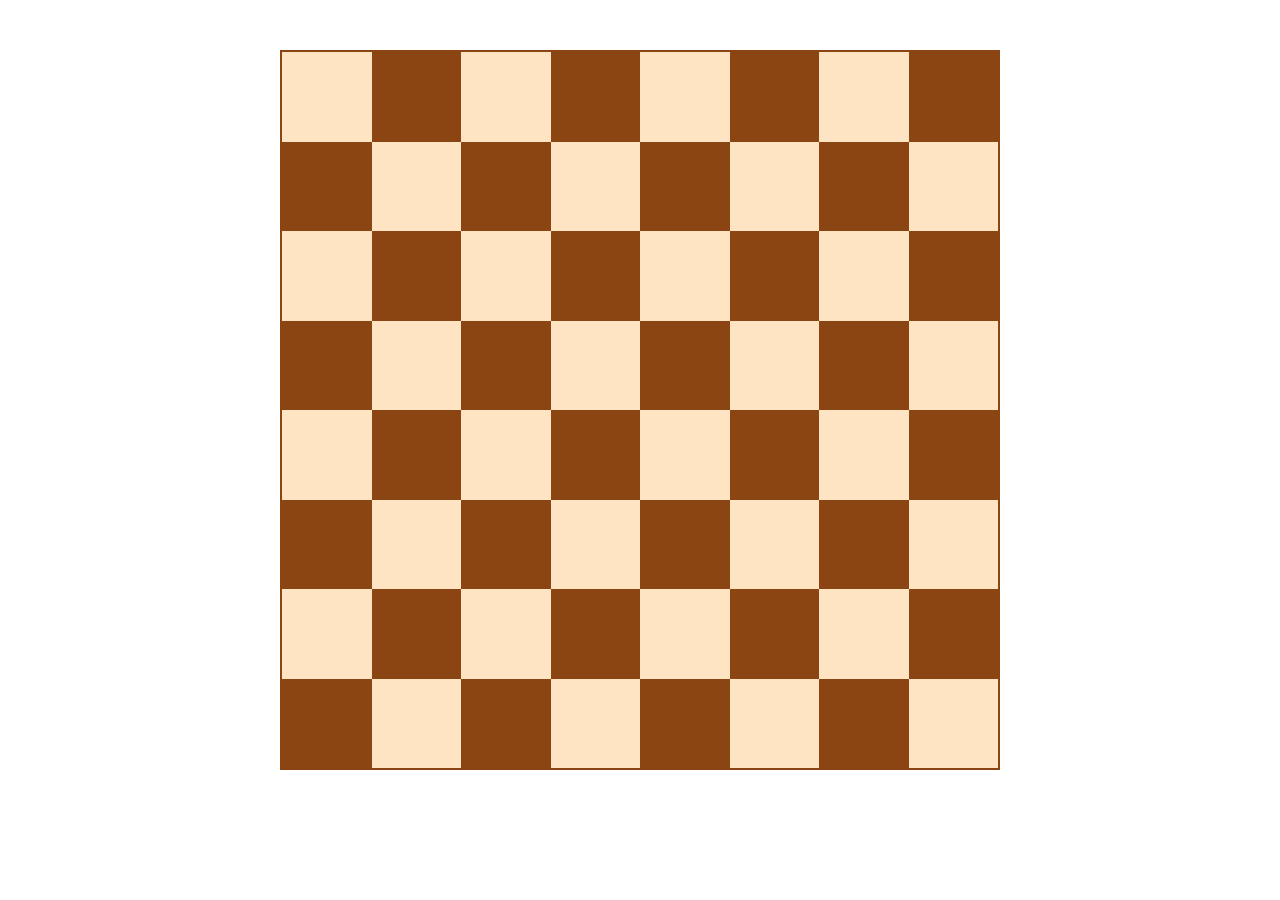
<file: v0/index.html>
<!DOCTYPE html>
<html lang="en">
<head>
    <meta charset="UTF-8">
    <meta http-equiv="X-UA-Compatible" content="IE=edge">
    <meta name="viewport" content="width=device-width, initial-scale=1.0">
    <link rel="stylesheet" href="./style.css">
    <title>Échecs</title>
</head>
<body>

    <div class="chessboard" id="chessboard">
        <div id="a8" class="box white"></div>
        <div id="b8" class="box black"></div>
        <div id="c8" class="box white"></div>
        <div id="d8" class="box black"></div>
        <div id="e8" class="box white"></div>
        <div id="f8" class="box black"></div>
        <div id="g8" class="box white"></div>
        <div id="h8" class="box black"></div>

        <div id="a7" class="box black"></div>
        <div id="b7" class="box white"></div>
        <div id="c7" class="box black"></div>
        <div id="d7" class="box white"></div>
        <div id="e7" class="box black"></div>
        <div id="f7" class="box white"></div>
        <div id="g7" class="box black"></div>
        <div id="h7" class="box white"></div>

        <div id="a6" class="box white"></div>
        <div id="b6" class="box black"></div>
        <div id="c6" class="box white">
            <!-- <img src="bishop.png" class="piece" id="bB1" alt="bishop"> -->
        </div>
        <div id="d6" class="box black"></div>
        <div id="e6" class="box white"></div>
        <div id="f6" class="box black"></div>
        <div id="g6" class="box white"></div>
        <div id="h6" class="box black"></div>

        <div id="a5" class="box black"></div>
        <div id="b5" class="box white"></div>
        <div id="c5" class="box black"></div>
        <div id="d5" class="box white"></div>
        <div id="e5" class="box black"></div>
        <div id="f5" class="box white"></div>
        <div id="g5" class="box black"></div>
        <div id="h5" class="box white"></div>

        <div id="a4" class="box white"></div>
        <div id="b4" class="box black"></div>
        <div id="c4" class="box white"></div>
        <div id="d4" class="box black"></div>
        <div id="e4" class="box white">
            <!-- <img src="pawn.png" class="piece" id="wp1" alt="pawn"> -->
        </div>
        <div id="f4" class="box black"></div>
        <div id="g4" class="box white"></div>
        <div id="h4" class="box black"></div>

        <div id="a3" class="box black"></div>
        <div id="b3" class="box white"></div>
        <div id="c3" class="box black"></div>
        <div id="d3" class="box white"></div>
        <div id="e3" class="box black"></div>
        <div id="f3" class="box white"></div>
        <div id="g3" class="box black"></div>
        <div id="h3" class="box white"></div>

        <div id="a2" class="box white"></div>
        <div id="b2" class="box black"></div>
        <div id="c2" class="box white"></div>
        <div id="d2" class="box black"></div>
        <div id="e2" class="box white"></div>
        <div id="f2" class="box black"></div>
        <div id="g2" class="box white"></div>
        <div id="h2" class="box black"></div>

        <div id="a1" class="box black"></div>
        <div id="b1" class="box white"></div>
        <div id="c1" class="box black"></div>
        <div id="d1" class="box white"></div>
        <div id="e1" class="box black"></div>
        <div id="f1" class="box white"></div>
        <div id="g1" class="box black"></div>
        <div id="h1" class="box white"></div>

    </div>
    <script src="./index.js"></script>
</body>
</html>
</file>
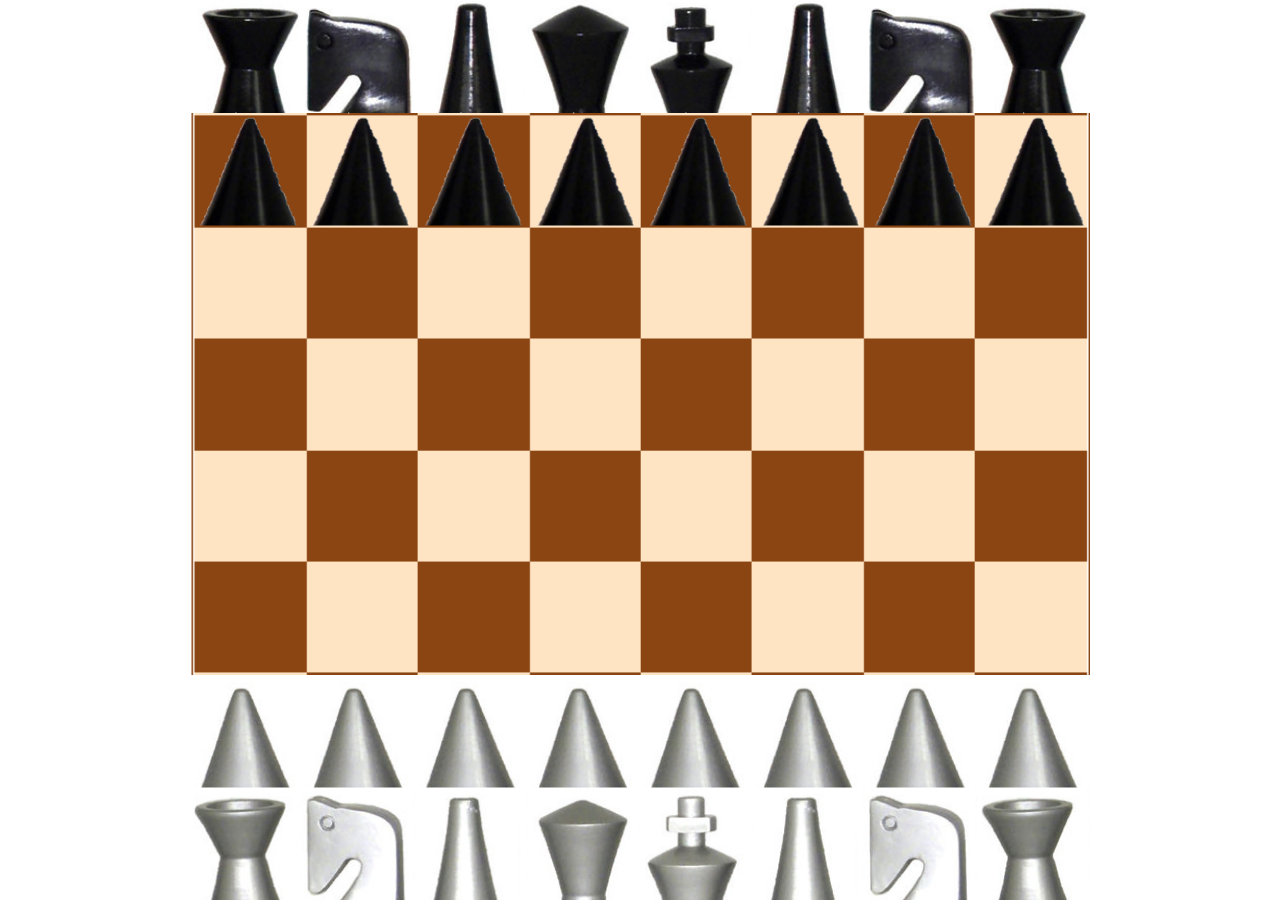
<file: v1/index.html>
<!DOCTYPE html>
<html lang="en">

<head>
    <meta charset="UTF-8">
    <meta http-equiv="X-UA-Compatible" content="IE=edge">
    <meta name="viewport" content="width=device-width, initial-scale=1.0">
    <link rel="stylesheet" href="./style.css">
    <title>Échecs</title>
</head>

<body>
    <div id="board-layout"></div>
    <script type="module" src="./index.js"></script>
</body>

</html>
</file>
<file: v0/style.css>
body {
    margin: 0;
    padding: 0;
}

.chessboard {
    display: grid;
    box-sizing: border-box;
    width: 80vh;
    height: 80vh;
    margin: 50px auto;
    grid-template-columns: repeat(8,1fr);
    grid-template-rows: repeat(8,1fr);
    grid-template-areas: 
        "w b w b w b w b"
        "b w b w b w b w"
        "w b w b w b w b"
        "b w b w b w b w"
        "w b w b w b w b"
        "b w b w b w b w"
        "w b w b w b w b"
        "b w b w b w b w";
    border: 2px solid #8b4513;
}

.black {
    background-color: #8b4513;
    border-color: #8b4513;
    grid-area: b;
    grid-column: 1 span;
    grid-row: 1 span;
    margin: 0;
    padding: 0;
}

.white {
    background-color: var(--bgc, #ffe4c4);
    border-color: #ffe4c4;
    grid-area: w;
    grid-column: 1 span;
    grid-row: 1 span;
    margin: 0;
    padding: 0;
}

.piece {
    width:  calc(72vh/8);
    height: calc(72vh/8);
    margin-left: calc(2.5vh/8);
    margin-top: calc(2.5vh/8);
    z-index: 5;
}

/* .black:hover {
    background-color: #d2691e;
    border-style: dashed;
    border-color:black
} */

/* .black::after {
    content: "";
    height: 100px;
    width: 100px;
    background: radial-gradient(
        circle farthest-side,
        rgba(0,0,0,1),
        transparent
    );
    position: absolute;
    transform: translate(-50%,-50%);
    z-index: 20;
    opacity: var(--opacity, 0);
} */


/* .white:hover {
   background-color: #ffe4a1;
   border-style: dashed;
   border-color:black
} */

/* .white::after {
    content: "";
    height: 100px;
    width: 100px;
    background: radial-gradient(
        circle farthest-side,
        rgba(0,0,0,1),
        transparent
    );
    position: absolute;
    transform: translate(-50%,-50%);
    z-index: 20;
    opacity: var(--opacity, 0);
} */
</file>
<file: v1/style.css>
/* *,
:after,
:before {
    box-sizing: inherit;
} */

body {
    margin: 0;
    padding: 0;
    width: 100%;
    height: 100%;
}

#board-layout {
    position: relative;
    padding: auto;
    margin: auto;
    width: 100vh;
    height: 100vh;
}

chess-board {
    position: relative;
    display: grid;
    grid-template-columns: repeat(8, 1fr);
    grid-template-rows: repeat(8, 1fr);
    width: 100%;
    height: 100%;
    background-image: url("chessboard.png");
    background-size: cover;
    background-repeat: no-repeat;

}

.element-pool {
    position: absolute;
    transform: translate(-10000px);
}

.piece {
    position: absolute;
    background-repeat: no-repeat;
    background-size: 100%;
    overflow: hidden;
    width: 12.5vh;
    height: 12.5vh;
    top: 0%;
    left: 0%;
    z-index: 1;
}

.spot {
    position: absolute;
    background-repeat: no-repeat;
    background-size: 100%;
    background-image: url("spot.png");
    overflow: hidden;
    width: 12.5vh;
    height: 12.5vh;
    top: 0%;
    left: 0%;
    opacity: 0.6;
    z-index: 0;
}

.piece.bp {
    background-image: url("bp.png");
}

.piece.br {
    background-image: url("br.png");
}

.piece.bn {
    background-image: url("bn.png");
}

.piece.bb {
    background-image: url("bb.png");
}

.piece.bq {
    background-image: url("bq.png");
}

.piece.bk {
    background-image: url("bk.png");
}

.piece.wp {
    background-image: url("wp.png");
}

.piece.wr {
    background-image: url("wr.png");
}

.piece.wn {
    background-image: url("wn.png");
}

.piece.wb {
    background-image: url("wb.png");
}

.piece.wq {
    background-image: url("wq.png");
}

.piece.wk {
    background-image: url("wk.png");
}

.flipped {
    transform: rotate(var(--flipped, 0));
}



/* After there is just the list of all chessboard squares */
.square-11 {
    transform: translate(0%, 700%);
}

.square-21 {
    transform: translate(100%, 700%);
}

.square-31 {
    transform: translate(200%, 700%);
}

.square-41 {
    transform: translate(300%, 700%);
}

.square-51 {
    transform: translate(400%, 700%);
}

.square-61 {
    transform: translate(500%, 700%);
}

.square-71 {
    transform: translate(600%, 700%);
}

.square-81 {
    transform: translate(700%, 700%);
}

.square-12 {
    transform: translate(0%, 600%);
}

.square-22 {
    transform: translate(100%, 600%);
}

.square-32 {
    transform: translate(200%, 600%);
}

.square-42 {
    transform: translate(300%, 600%);
}

.square-52 {
    transform: translate(400%, 600%);
}

.square-62 {
    transform: translate(500%, 600%);
}

.square-72 {
    transform: translate(600%, 600%);
}

.square-82 {
    transform: translate(700%, 600%);
}

.square-13 {
    transform: translate(0%, 500%);
}

.square-23 {
    transform: translate(100%, 500%);
}

.square-33 {
    transform: translate(200%, 500%);
}

.square-43 {
    transform: translate(300%, 500%);
}

.square-53 {
    transform: translate(400%, 500%);
}

.square-63 {
    transform: translate(500%, 500%);
}

.square-73 {
    transform: translate(600%, 500%);
}

.square-83 {
    transform: translate(700%, 500%);
}

.square-14 {
    transform: translate(0%, 400%);
}

.square-24 {
    transform: translate(100%, 400%);
}

.square-34 {
    transform: translate(200%, 400%);
}

.square-44 {
    transform: translate(300%, 400%);
}

.square-54 {
    transform: translate(400%, 400%);
}

.square-64 {
    transform: translate(500%, 400%);
}

.square-74 {
    transform: translate(600%, 400%);
}

.square-84 {
    transform: translate(700%, 400%);
}

.square-15 {
    transform: translate(0%, 300%);
}

.square-25 {
    transform: translate(100%, 300%);
}

.square-35 {
    transform: translate(200%, 300%);
}

.square-45 {
    transform: translate(300%, 300%);
}

.square-55 {
    transform: translate(400%, 300%);
}

.square-65 {
    transform: translate(500%, 300%);
}

.square-75 {
    transform: translate(600%, 300%);
}

.square-85 {
    transform: translate(700%, 300%);
}

.square-16 {
    transform: translate(0%, 200%);
}

.square-26 {
    transform: translate(100%, 200%);
}

.square-36 {
    transform: translate(200%, 200%);
}

.square-46 {
    transform: translate(300%, 200%);
}

.square-56 {
    transform: translate(400%, 200%);
}

.square-66 {
    transform: translate(500%, 200%);
}

.square-76 {
    transform: translate(600%, 200%);
}

.square-86 {
    transform: translate(700%, 200%);
}

.square-17 {
    transform: translate(0%, 100%);
}

.square-27 {
    transform: translate(100%, 100%);
}

.square-37 {
    transform: translate(200%, 100%);
}

.square-47 {
    transform: translate(300%, 100%);
}

.square-57 {
    transform: translate(400%, 100%);
}

.square-67 {
    transform: translate(500%, 100%);
}

.square-77 {
    transform: translate(600%, 100%);
}

.square-87 {
    transform: translate(700%, 100%);
}

.square-18 {
    transform: translate(0%, 0%);
}

.square-28 {
    transform: translate(100%, 0%);
}

.square-38 {
    transform: translate(200%, 0%);
}

.square-48 {
    transform: translate(300%, 0%);
}

.square-58 {
    transform: translate(400%, 0%);
}

.square-68 {
    transform: translate(500%, 0%);
}

.square-78 {
    transform: translate(600%, 0%);
}

.square-88 {
    transform: translate(700%, 0%);
}
</file>
